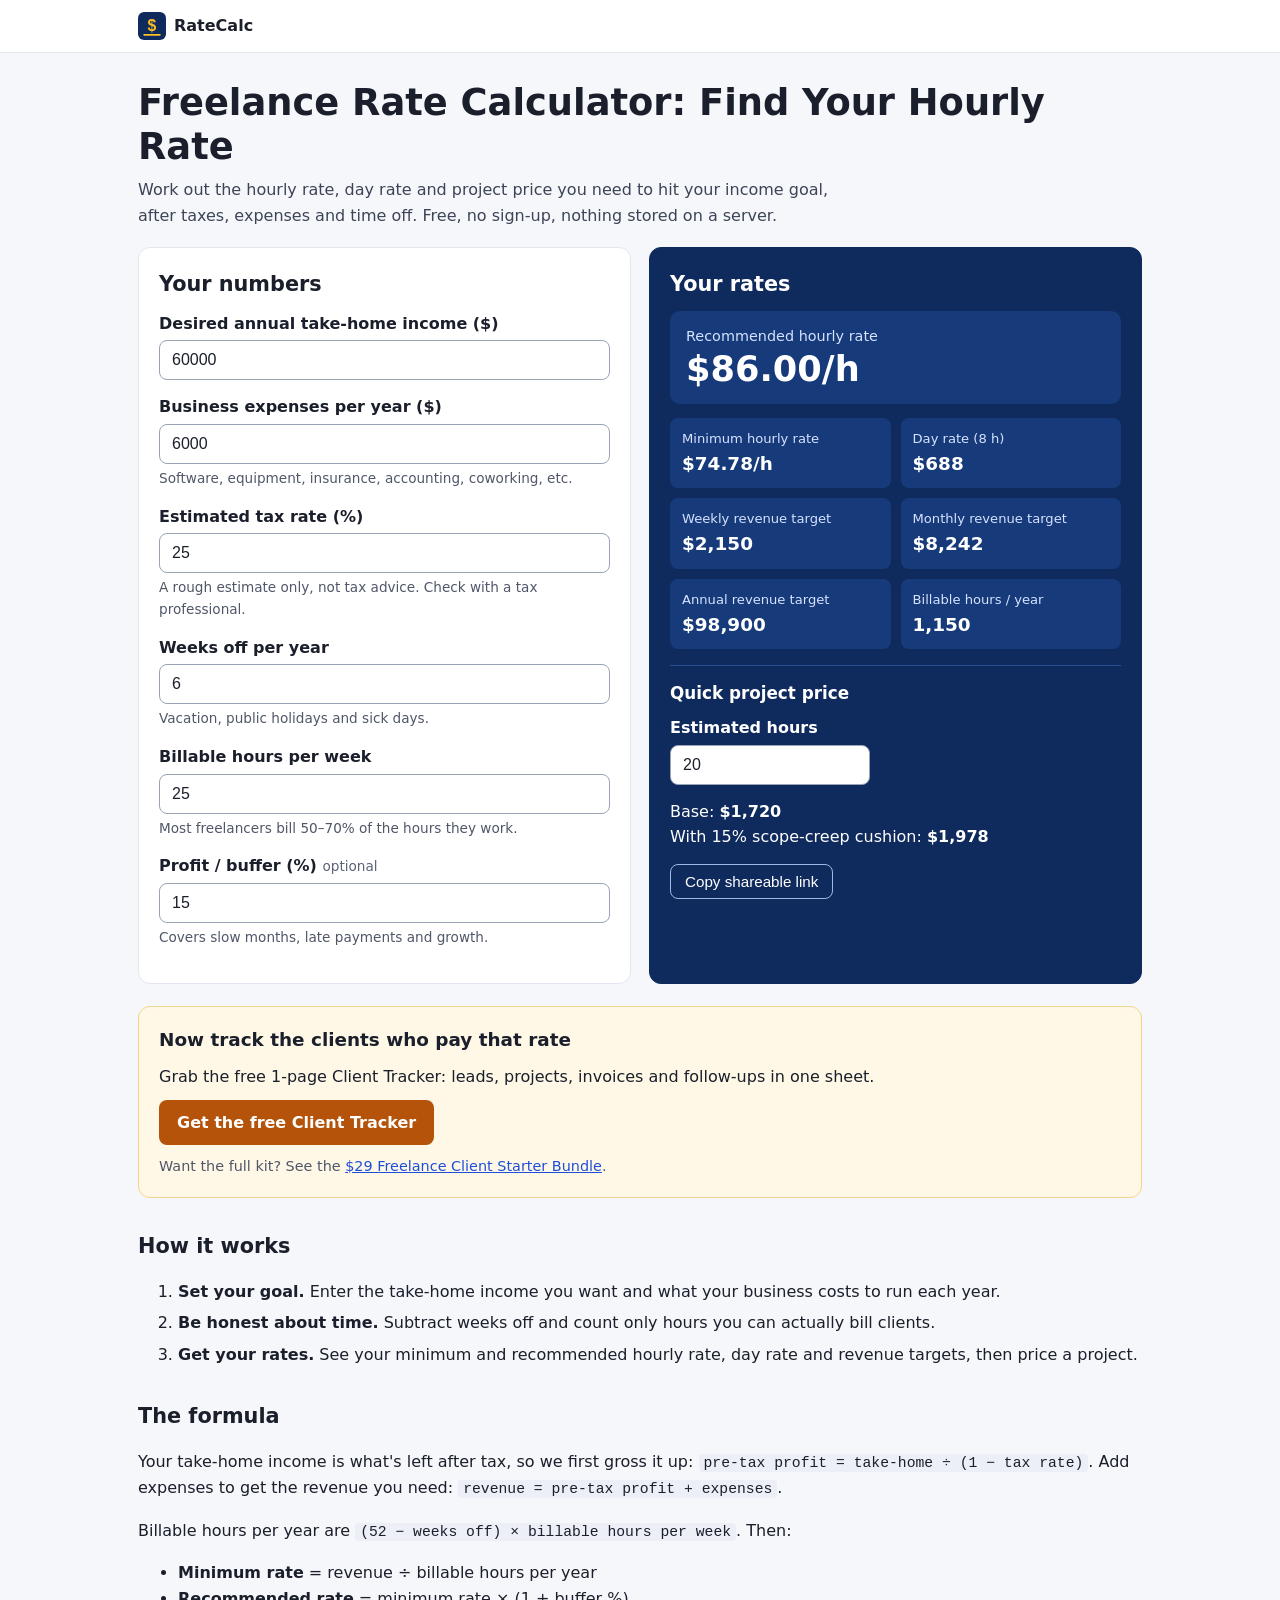
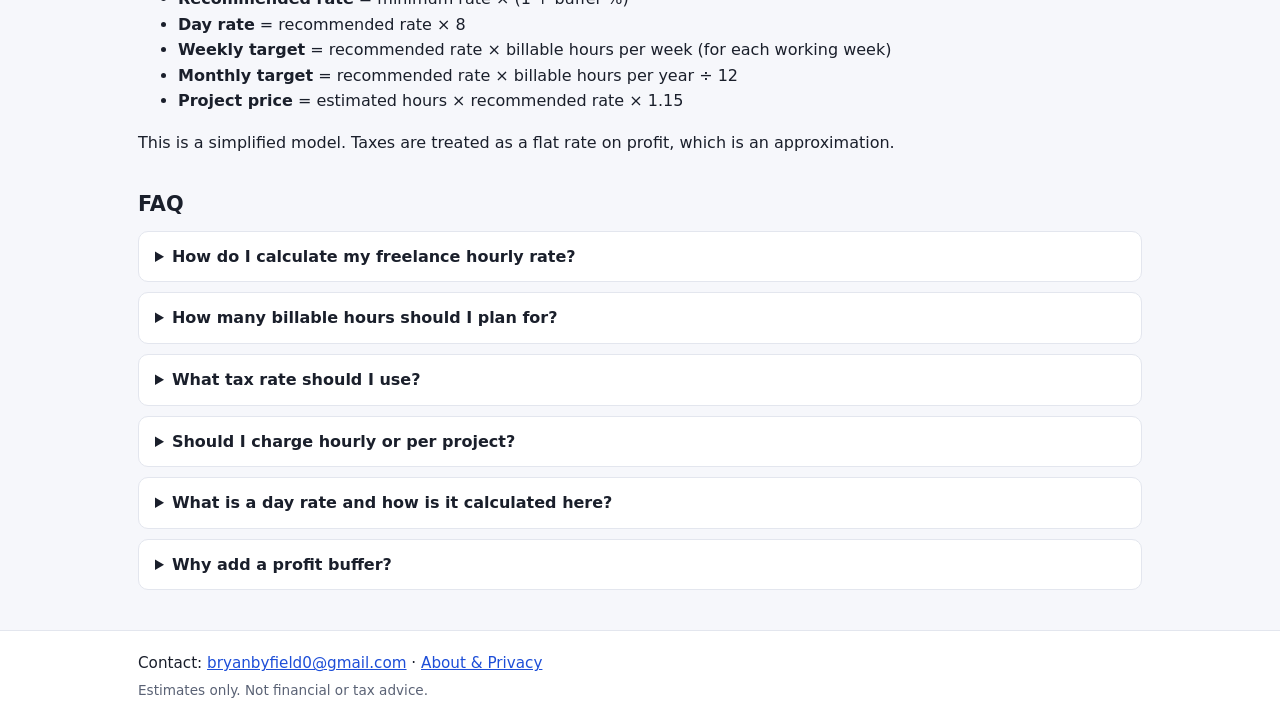
<file: index.html>
<!doctype html>
<html lang="en">
<head>
<meta charset="utf-8">
<meta name="viewport" content="width=device-width, initial-scale=1">
<title>Freelance Rate Calculator – Find Your Hourly &amp; Day Rate (Free)</title>
<meta name="description" content="Free freelance hourly rate calculator. Enter your target take-home pay, expenses, taxes and time off to get your minimum hourly rate, day rate and project price.">
<link rel="canonical" href="https://bryanbyfield0-creator.github.io/freelance-rate-calculator/">
<meta property="og:type" content="website">
<meta property="og:title" content="Freelance Rate Calculator: Find Your Hourly Rate">
<meta property="og:description" content="Work out the hourly rate, day rate and project price you need to hit your income goal as a freelancer. Free, no sign-up.">
<meta property="og:url" content="https://bryanbyfield0-creator.github.io/freelance-rate-calculator/">
<meta property="og:image" content="https://bryanbyfield0-creator.github.io/freelance-rate-calculator/og.png">
<meta property="og:image:width" content="1200">
<meta property="og:image:height" content="630">
<meta name="twitter:card" content="summary_large_image">
<link rel="icon" href="favicon.svg" type="image/svg+xml">
<!-- AdSense placeholder: once approved, uncomment and replace ca-pub-XXXXXXXXXXXXXXXX
<script async src="https://pagead2.googlesyndication.com/pagead/js/adsbygoogle.js?client=ca-pub-XXXXXXXXXXXXXXXX" crossorigin="anonymous"></script>
-->
<link rel="stylesheet" href="style.css">
<script type="application/ld+json">
{"@context":"https://schema.org","@type":"WebApplication","name":"Freelance Rate Calculator","url":"https://bryanbyfield0-creator.github.io/freelance-rate-calculator/","applicationCategory":"FinanceApplication","operatingSystem":"Any","offers":{"@type":"Offer","price":"0","priceCurrency":"USD"}}
</script>
<script type="application/ld+json">
{"@context":"https://schema.org","@type":"FAQPage","mainEntity":[
{"@type":"Question","name":"How do I calculate my freelance hourly rate?","acceptedAnswer":{"@type":"Answer","text":"Add your desired take-home income (grossed up for tax) to your yearly business expenses, then divide by the number of hours you can actually bill in a year: (52 minus weeks off) times billable hours per week. Add a profit buffer on top."}},
{"@type":"Question","name":"How many billable hours should I plan for?","acceptedAnswer":{"@type":"Answer","text":"Most freelancers bill roughly 50–70% of the hours they work. The rest goes to admin, marketing, invoicing and finding clients. If you work 40 hours a week, 20–28 billable hours is a realistic starting point."}},
{"@type":"Question","name":"What tax rate should I use?","acceptedAnswer":{"@type":"Answer","text":"The calculator defaults to 25% as a rough estimate covering income and self-employment taxes. Your real rate depends on where you live and your situation, so check with a tax professional. This tool is not tax advice."}},
{"@type":"Question","name":"Should I charge hourly or per project?","acceptedAnswer":{"@type":"Answer","text":"Both can work. Knowing your hourly rate lets you price projects with confidence: estimate the hours, multiply by your rate, and add a cushion for scope creep. The project helper on this page adds 15% by default."}},
{"@type":"Question","name":"What is a day rate and how is it calculated here?","acceptedAnswer":{"@type":"Answer","text":"A day rate is a flat fee for a full working day. This calculator uses your recommended hourly rate multiplied by 8 hours."}},
{"@type":"Question","name":"Why add a profit buffer?","acceptedAnswer":{"@type":"Answer","text":"A buffer covers slow months, late payments, unpaid revisions and growth like training or new equipment. Even 10–20% makes your income far less fragile than charging the bare minimum."}}
]}
</script>
</head>
<body>
<header class="top"><div class="wrap"><a href="./" class="brand"><img src="favicon.svg" alt="" width="28" height="28"> RateCalc</a></div></header>
<main class="wrap">
<h1>Freelance Rate Calculator: Find Your Hourly Rate</h1>
<p class="lead">Work out the hourly rate, day rate and project price you need to hit your income goal, after taxes, expenses and time off. Free, no sign-up, nothing stored on a server.</p>

<div class="grid">
<form id="calc" class="card" novalidate onsubmit="return false">
<h2>Your numbers</h2>
<div class="field"><label for="income">Desired annual take-home income ($)</label>
<input id="income" name="income" type="number" inputmode="decimal" min="0" step="1000" value="60000"></div>
<div class="field"><label for="expenses">Business expenses per year ($)</label>
<input id="expenses" name="expenses" type="number" inputmode="decimal" min="0" step="100" value="6000" aria-describedby="h-exp">
<small id="h-exp">Software, equipment, insurance, accounting, coworking, etc.</small></div>
<div class="field"><label for="tax">Estimated tax rate (%)</label>
<input id="tax" name="tax" type="number" inputmode="decimal" min="0" max="90" step="1" value="25" aria-describedby="h-tax">
<small id="h-tax">A rough estimate only, not tax advice. Check with a tax professional.</small></div>
<div class="field"><label for="weeksOff">Weeks off per year</label>
<input id="weeksOff" name="weeksOff" type="number" inputmode="decimal" min="0" max="51" step="1" value="6" aria-describedby="h-wo">
<small id="h-wo">Vacation, public holidays and sick days.</small></div>
<div class="field"><label for="hours">Billable hours per week</label>
<input id="hours" name="hours" type="number" inputmode="decimal" min="1" max="100" step="1" value="25" aria-describedby="h-hrs">
<small id="h-hrs">Most freelancers bill 50–70% of the hours they work.</small></div>
<div class="field"><label for="buffer">Profit / buffer (%) <span class="opt">optional</span></label>
<input id="buffer" name="buffer" type="number" inputmode="decimal" min="0" max="200" step="1" value="15" aria-describedby="h-buf">
<small id="h-buf">Covers slow months, late payments and growth.</small></div>
</form>

<section class="card results" aria-labelledby="res-h">
<h2 id="res-h">Your rates</h2>
<div aria-live="polite" id="live">
<div class="big"><span>Recommended hourly rate</span><strong id="o-rec">–</strong></div>
<dl class="stats">
<div><dt>Minimum hourly rate</dt><dd id="o-min">–</dd></div>
<div><dt>Day rate (8 h)</dt><dd id="o-day">–</dd></div>
<div><dt>Weekly revenue target</dt><dd id="o-week">–</dd></div>
<div><dt>Monthly revenue target</dt><dd id="o-month">–</dd></div>
<div><dt>Annual revenue target</dt><dd id="o-year">–</dd></div>
<div><dt>Billable hours / year</dt><dd id="o-hrs">–</dd></div>
</dl>
<p id="o-err" class="err" hidden></p>
</div>
<div class="project">
<h3>Quick project price</h3>
<div class="field inline"><label for="projHours">Estimated hours</label>
<input id="projHours" name="projHours" type="number" inputmode="decimal" min="0" step="1" value="20"></div>
<p class="proj-out">Base: <strong id="o-pbase">–</strong><br>With 15% scope-creep cushion: <strong id="o-pquote">–</strong></p>
</div>
<button type="button" id="share" class="btn-ghost">Copy shareable link</button>
<span id="share-msg" class="share-msg" role="status"></span>
</section>
</div>

<aside class="cta" aria-label="Free resource">
<p class="cta-h">Now track the clients who pay that rate</p>
<p>Grab the free 1-page Client Tracker: leads, projects, invoices and follow-ups in one sheet.</p>
<a class="btn" href="https://ucantc.gumroad.com/l/free-freelance-client-tracker?utm_source=ratecalc&amp;utm_medium=web&amp;utm_campaign=results_cta">Get the free Client Tracker</a>
<p class="cta-sub">Want the full kit? See the <a href="https://ucantc.gumroad.com/l/zjpbna?utm_source=ratecalc&amp;utm_medium=web&amp;utm_campaign=results_secondary">$29 Freelance Client Starter Bundle</a>.</p>
</aside>

<section>
<h2>How it works</h2>
<ol class="steps">
<li><strong>Set your goal.</strong> Enter the take-home income you want and what your business costs to run each year.</li>
<li><strong>Be honest about time.</strong> Subtract weeks off and count only hours you can actually bill clients.</li>
<li><strong>Get your rates.</strong> See your minimum and recommended hourly rate, day rate and revenue targets, then price a project.</li>
</ol>
</section>

<section>
<h2>The formula</h2>
<p>Your take-home income is what's left after tax, so we first gross it up: <code>pre-tax profit = take-home ÷ (1 − tax rate)</code>. Add expenses to get the revenue you need: <code>revenue = pre-tax profit + expenses</code>.</p>
<p>Billable hours per year are <code>(52 − weeks off) × billable hours per week</code>. Then:</p>
<ul>
<li><strong>Minimum rate</strong> = revenue ÷ billable hours per year</li>
<li><strong>Recommended rate</strong> = minimum rate × (1 + buffer %)</li>
<li><strong>Day rate</strong> = recommended rate × 8</li>
<li><strong>Weekly target</strong> = recommended rate × billable hours per week (for each working week)</li>
<li><strong>Monthly target</strong> = recommended rate × billable hours per year ÷ 12</li>
<li><strong>Project price</strong> = estimated hours × recommended rate × 1.15</li>
</ul>
<p>This is a simplified model. Taxes are treated as a flat rate on profit, which is an approximation.</p>
</section>

<section class="faq">
<h2>FAQ</h2>
<details><summary>How do I calculate my freelance hourly rate?</summary><p>Add your desired take-home income (grossed up for tax) to your yearly business expenses, then divide by the number of hours you can actually bill in a year: (52 minus weeks off) times billable hours per week. Add a profit buffer on top.</p></details>
<details><summary>How many billable hours should I plan for?</summary><p>Most freelancers bill roughly 50–70% of the hours they work. The rest goes to admin, marketing, invoicing and finding clients. If you work 40 hours a week, 20–28 billable hours is a realistic starting point.</p></details>
<details><summary>What tax rate should I use?</summary><p>The calculator defaults to 25% as a rough estimate covering income and self-employment taxes. Your real rate depends on where you live and your situation, so check with a tax professional. This tool is not tax advice.</p></details>
<details><summary>Should I charge hourly or per project?</summary><p>Both can work. Knowing your hourly rate lets you price projects with confidence: estimate the hours, multiply by your rate, and add a cushion for scope creep. The project helper on this page adds 15% by default.</p></details>
<details><summary>What is a day rate and how is it calculated here?</summary><p>A day rate is a flat fee for a full working day. This calculator uses your recommended hourly rate multiplied by 8 hours.</p></details>
<details><summary>Why add a profit buffer?</summary><p>A buffer covers slow months, late payments, unpaid revisions and growth like training or new equipment. Even 10–20% makes your income far less fragile than charging the bare minimum.</p></details>
</section>
</main>
<footer class="foot"><div class="wrap">
<p>Contact: <a href="mailto:bryanbyfield0@gmail.com">bryanbyfield0@gmail.com</a> · <a href="about.html">About &amp; Privacy</a></p>
<p class="fine">Estimates only. Not financial or tax advice.</p>
</div></footer>
<script src="app.js" defer></script>
</body>
</html>
</file>
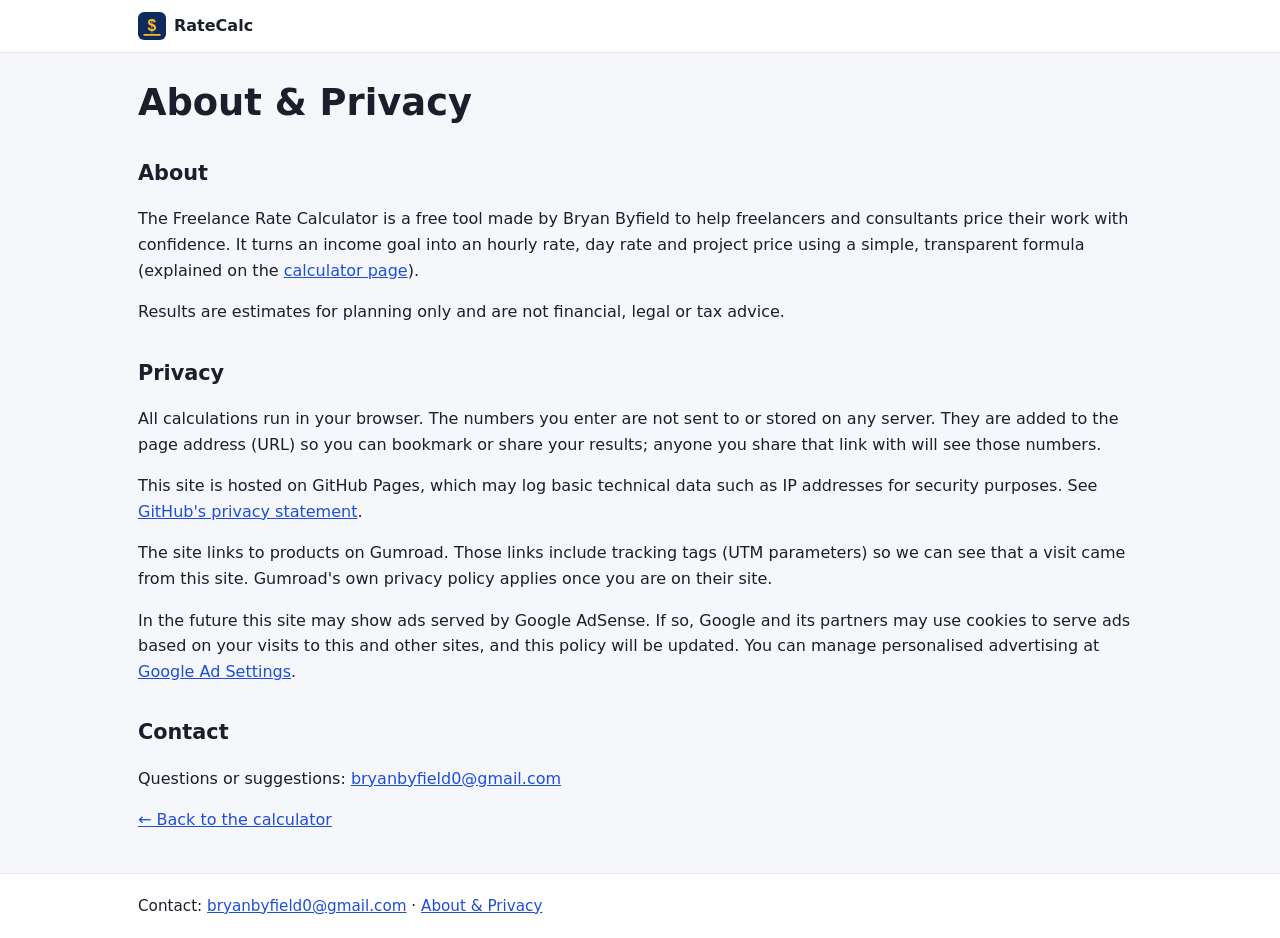
<file: about.html>
<!doctype html>
<html lang="en">
<head>
<meta charset="utf-8">
<meta name="viewport" content="width=device-width, initial-scale=1">
<title>About &amp; Privacy – Freelance Rate Calculator</title>
<meta name="description" content="About the free Freelance Rate Calculator and its privacy policy.">
<link rel="canonical" href="https://bryanbyfield0-creator.github.io/freelance-rate-calculator/about.html">
<link rel="icon" href="favicon.svg" type="image/svg+xml">
<link rel="stylesheet" href="style.css">
</head>
<body>
<header class="top"><div class="wrap"><a href="./" class="brand"><img src="favicon.svg" alt="" width="28" height="28"> RateCalc</a></div></header>
<main class="wrap">
<h1>About &amp; Privacy</h1>
<h2>About</h2>
<p>The Freelance Rate Calculator is a free tool made by Bryan Byfield to help freelancers and consultants price their work with confidence. It turns an income goal into an hourly rate, day rate and project price using a simple, transparent formula (explained on the <a href="./">calculator page</a>).</p>
<p>Results are estimates for planning only and are not financial, legal or tax advice.</p>
<h2>Privacy</h2>
<p>All calculations run in your browser. The numbers you enter are not sent to or stored on any server. They are added to the page address (URL) so you can bookmark or share your results; anyone you share that link with will see those numbers.</p>
<p>This site is hosted on GitHub Pages, which may log basic technical data such as IP addresses for security purposes. See <a href="https://docs.github.com/en/site-policy/privacy-policies/github-general-privacy-statement">GitHub's privacy statement</a>.</p>
<p>The site links to products on Gumroad. Those links include tracking tags (UTM parameters) so we can see that a visit came from this site. Gumroad's own privacy policy applies once you are on their site.</p>
<p>In the future this site may show ads served by Google AdSense. If so, Google and its partners may use cookies to serve ads based on your visits to this and other sites, and this policy will be updated. You can manage personalised advertising at <a href="https://adssettings.google.com">Google Ad Settings</a>.</p>
<h2>Contact</h2>
<p>Questions or suggestions: <a href="mailto:bryanbyfield0@gmail.com">bryanbyfield0@gmail.com</a></p>
<p><a href="./">← Back to the calculator</a></p>
</main>
<footer class="foot"><div class="wrap">
<p>Contact: <a href="mailto:bryanbyfield0@gmail.com">bryanbyfield0@gmail.com</a> · <a href="about.html">About &amp; Privacy</a></p>
</div></footer>
</body>
</html>
</file>
<file: style.css>
*{box-sizing:border-box}
html{-webkit-text-size-adjust:100%}
body{margin:0;font:16px/1.6 system-ui,-apple-system,"Segoe UI",Roboto,sans-serif;color:#1a1f2b;background:#f6f7fb}
.wrap{max-width:1040px;margin:0 auto;padding:0 18px}
a{color:#1d4ed8}
a:focus-visible,input:focus-visible,button:focus-visible,summary:focus-visible{outline:3px solid #f59e0b;outline-offset:2px}
.top{background:#fff;border-bottom:1px solid #e3e6ee}
.brand{display:inline-flex;align-items:center;gap:8px;padding:12px 0;font-weight:700;color:#1a1f2b;text-decoration:none}
h1{font-size:clamp(1.6rem,4.5vw,2.3rem);line-height:1.2;margin:28px 0 8px}
h2{font-size:1.3rem;margin:32px 0 10px}
.card h2{margin-top:0}
h3{font-size:1.05rem;margin:0 0 8px}
.lead{color:#3c4456;max-width:720px;margin-top:0}
.grid{display:grid;grid-template-columns:1fr 1fr;gap:18px;margin-top:18px}
.card{background:#fff;border:1px solid #e3e6ee;border-radius:12px;padding:20px}
.field{margin-bottom:14px}
label{display:block;font-weight:600;margin-bottom:4px}
.opt{font-weight:400;color:#5a6275;font-size:.85rem}
input{width:100%;padding:10px 12px;font-size:1rem;border:1px solid #9aa3b5;border-radius:8px;background:#fff;color:#1a1f2b}
small{display:block;color:#4f5768;font-size:.85rem;margin-top:4px}
.results{background:#0f2a5c;color:#fff;border-color:#0f2a5c}
.results h2,.results h3{color:#fff}
.big{background:#163a7a;border-radius:10px;padding:14px 16px;margin-bottom:14px}
.big span{display:block;font-size:.9rem;color:#d6e2ff}
.big strong{font-size:2.2rem;line-height:1.2}
.stats{display:grid;grid-template-columns:1fr 1fr;gap:10px;margin:0}
.stats div{background:#163a7a;border-radius:8px;padding:10px 12px}
dt{font-size:.82rem;color:#d6e2ff}
dd{margin:0;font-weight:700;font-size:1.15rem}
.err{background:#fde68a;color:#3b2a00;padding:8px 10px;border-radius:6px}
.project{margin-top:16px;border-top:1px solid #2b4f94;padding-top:14px}
.results label{color:#fff}
.field.inline{max-width:200px}
.proj-out{margin:6px 0 0}
.btn-ghost{margin-top:14px;background:transparent;color:#fff;border:1px solid #9fb6e6;border-radius:8px;padding:8px 14px;font-size:.95rem;cursor:pointer}
.btn-ghost:hover{background:#163a7a}
.share-msg{margin-left:10px;font-size:.9rem;color:#d6e2ff}
.cta{margin:22px 0;background:#fff8e6;border:1px solid #f1d58a;border-radius:12px;padding:18px 20px}
.cta-h{font-weight:700;font-size:1.15rem;margin:0 0 4px}
.cta p{margin:0 0 10px}
.btn{display:inline-block;background:#b45309;color:#fff;text-decoration:none;font-weight:700;padding:10px 18px;border-radius:8px}
.btn:hover{background:#92400e}
.cta-sub{font-size:.9rem;margin:10px 0 0!important;color:#4f5768}
.steps li{margin-bottom:6px}
code{background:#eceff6;padding:1px 5px;border-radius:4px;font-size:.92em}
.faq details{background:#fff;border:1px solid #e3e6ee;border-radius:10px;padding:12px 16px;margin-bottom:10px}
.faq summary{font-weight:600;cursor:pointer}
.faq details p{margin:8px 0 0}
.foot{margin-top:40px;border-top:1px solid #e3e6ee;background:#fff;padding:16px 0;font-size:.95rem}
.foot p{margin:4px 0}
.fine{color:#5a6275;font-size:.85rem}
@media (max-width:760px){.grid{grid-template-columns:1fr}.big strong{font-size:1.9rem}}
</file>
